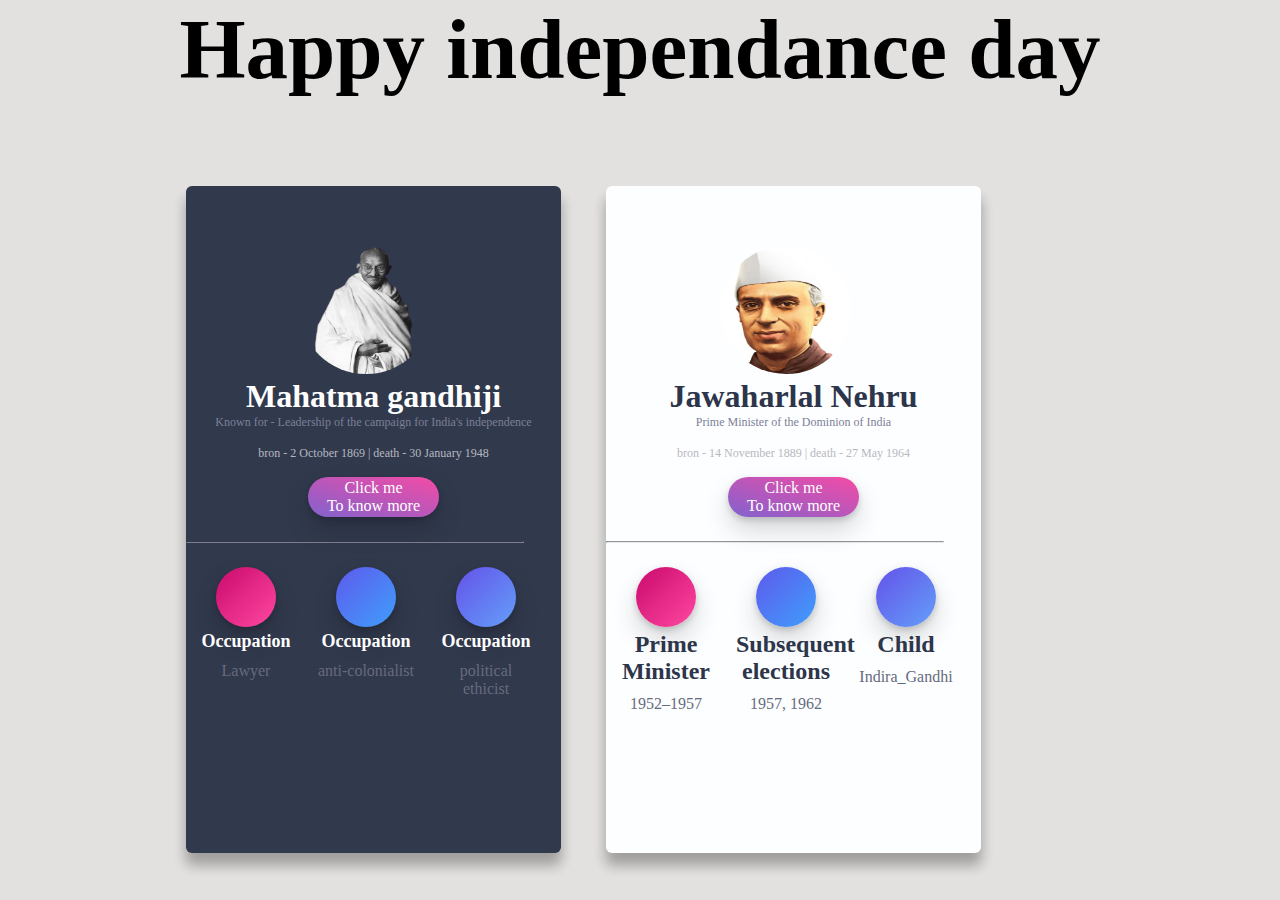
<file: independane_day/index.html>
<!DOCTYPE html>
<html lang="en">

<head>
    <title>Happy_independance_day</title>
    <link rel="stylesheet" href="style.css">
</head>

<body>
    <section class="spotlight">
        <h1 class="Indepnedanceday">Happy independance day</h1>
    </section>

    </br>
    </br>
    </br>
    </br>

    <div class="spot">
        <div class="container">
            <div class="grid-7 element-animation">
                <!--card-1-->
                <div class="card color-card">
                    <ul>
                        <li><i class="fas fa-arrow-left i-l w"></i></li>
                        <li><i class="fas fa-ellipsis-v i-r w"></i></li>
                        <li><i class="far fa-heart i-r w"></i></li>
                    </ul>
                    <img src="../independane_day/images/mahatma_gandhi.png" alt="profile-pic" class="profile">
                    <h1 class="title">Mahatma gandhiji</h1>
                    <p class="job-title">Known for - Leadership of the campaign for India's independence
                    </p>
                    <div class="desc top">
                        <p>bron - 2 October 1869 | death - 30 January 1948</p>
                    </div>
                    <a href="https://en.m.wikipedia.org/wiki/Mahatma_Gandhi" target="_blank"><button
                            class="btn color-a top">Click me</br>To
                            know more</button></a>

                    <hr>
                    <div class="container">
                        <div class="content">
                            <div class="grid-2">
                                <button class="color-b circule">
                                    <i class="fab fa-dribbble fa-2x"></i></button>
                                <h6 class="title">Occupation</h2>
                                    <p class="followers">Lawyer</p>
                            </div>
                            <div class="grid-2">
                                <button class="color-c circule"><i class="fab fa-behance fa-2x"></i></button>
                                <h6 class="title">Occupation</h2>
                                    <p class="followers">anti-colonialist</p>
                            </div>
                            <div class="grid-2">
                                <button class="color-d circule"><i class="fab fa-github-alt fa-2x"></i></button>
                                <h6 class="title">Occupation</h2>
                                    <p class="followers">political ethicist</p>
                            </div>
                        </div>
                    </div>
                </div>
            </div>

            <!--card-2-->

            <div class="grid-7 element-animation">
                <div class="card color-card-2">
                    <ul>
                        <li><i class="fas fa-arrow-left i-l b"></i></li>
                        <li><i class="fas fa-ellipsis-v i-r b"></i></li>
                        <li><i class="far fa-heart i-r b"></i></li>
                    </ul>
                    <img src="./images/Jawaharlal_Nehru.jpg" alt="profile-pic" class="profile">
                    <h1 class="title-2">Jawaharlal Nehru</h1>
                    <p class="job-title">Prime Minister of the Dominion of India</p>
                    <div class="desc top">
                        <p>bron - 14 November 1889 | death - 27 May 1964</p>
                    </div>
                    <a href="https://en.m.wikipedia.org/wiki/Jawaharlal_Nehru" target="_blank"><button
                            class="btn color-a top">Click me</br>To
                            know more</button></a>
                    <hr class="hr-2">
                    <div class="container">
                        <div class="content">
                            <div class="grid-2">
                                <button class="color-b circule"> <i class="fab fa-dribbble fa-2x"></i></button>
                                <h2 class="title-2">Prime Minister</h2>
                                <p class="followers">1952–1957</p>
                            </div>
                            <div class="grid-2">
                                <button class="color-c circule"><i class="fab fa-behance fa-2x"></i></button>
                                <h2 class="title-2">Subsequent elections</h2>
                                <p class="followers">1957, 1962</p>
                            </div>
                            <div class="grid-2">
                                <button class="color-d circule"><i class="fab fa-github-alt fa-2x"></i></button>
                                <h2 class="title-2">Child</h2>
                                <p class="followers">Indira_Gandhi</p>
                            </div>
                        </div>
                    </div>
                </div>
            </div>
        </div>
</body>

</html>
</file>
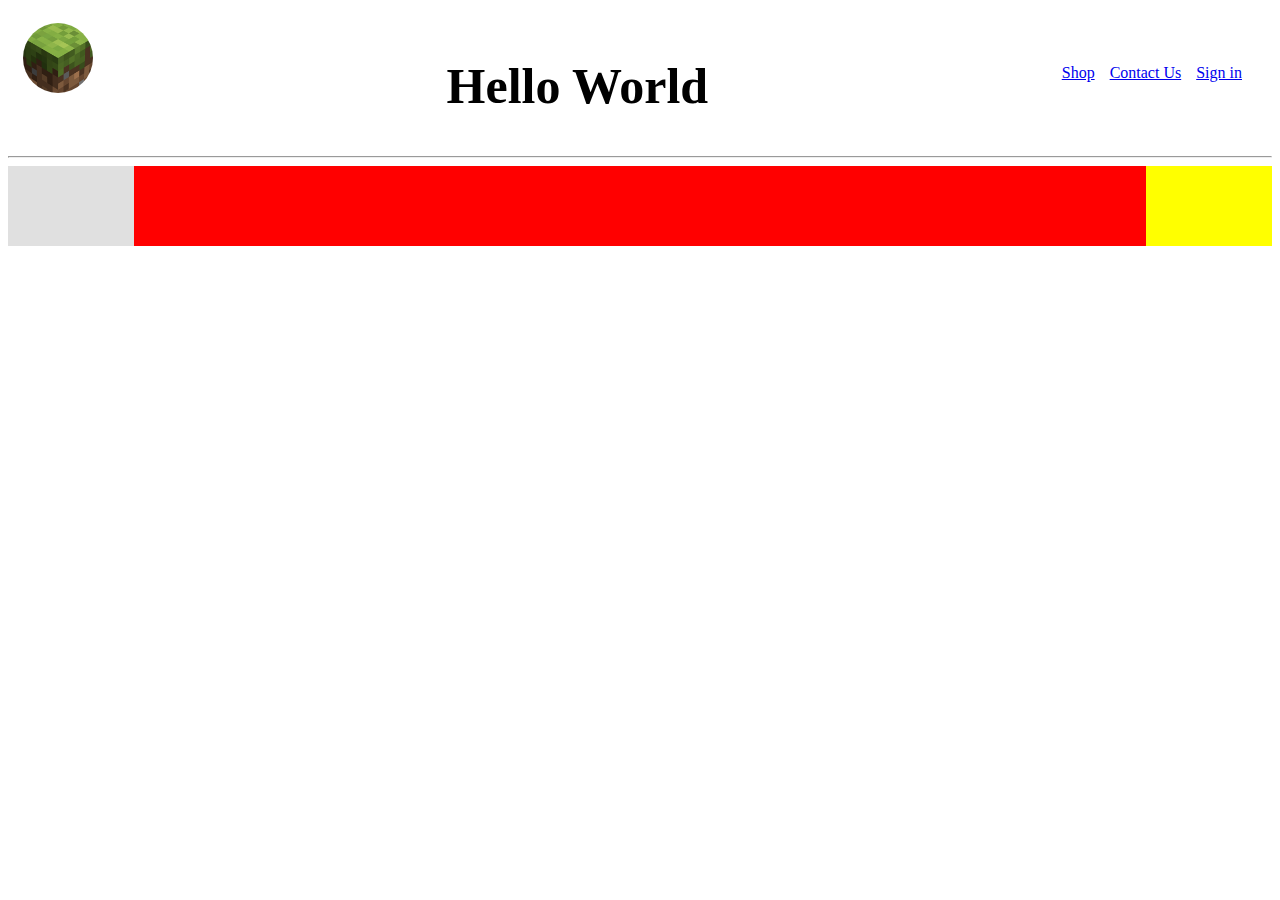
<file: IT_competion/Index.html>
<!DOCTYPE html>
<html lang="en">

<head>
    <title>Document</title>
    <link rel="stylesheet" href="index.css">
</head>

<body>
    <div class="spotlight">
        <div class="image">
            <img src="images/pack.png" alt="image">
        </div>
        <h1 class="heading">Hello World</h1>
        <ul>
            <li><a href="#">Shop</a></li>
            <li><a href="#">Contact Us</a></li>
            <li><a href="#">Sign in</a></li>
        </ul>
    </div>
    <hr class="line" />

    <div class="main_body">
        <div class="left"></div>
        <div class="middle"></div>
        <div class="right"></div>
    </div>

</body>

</html>
</file>
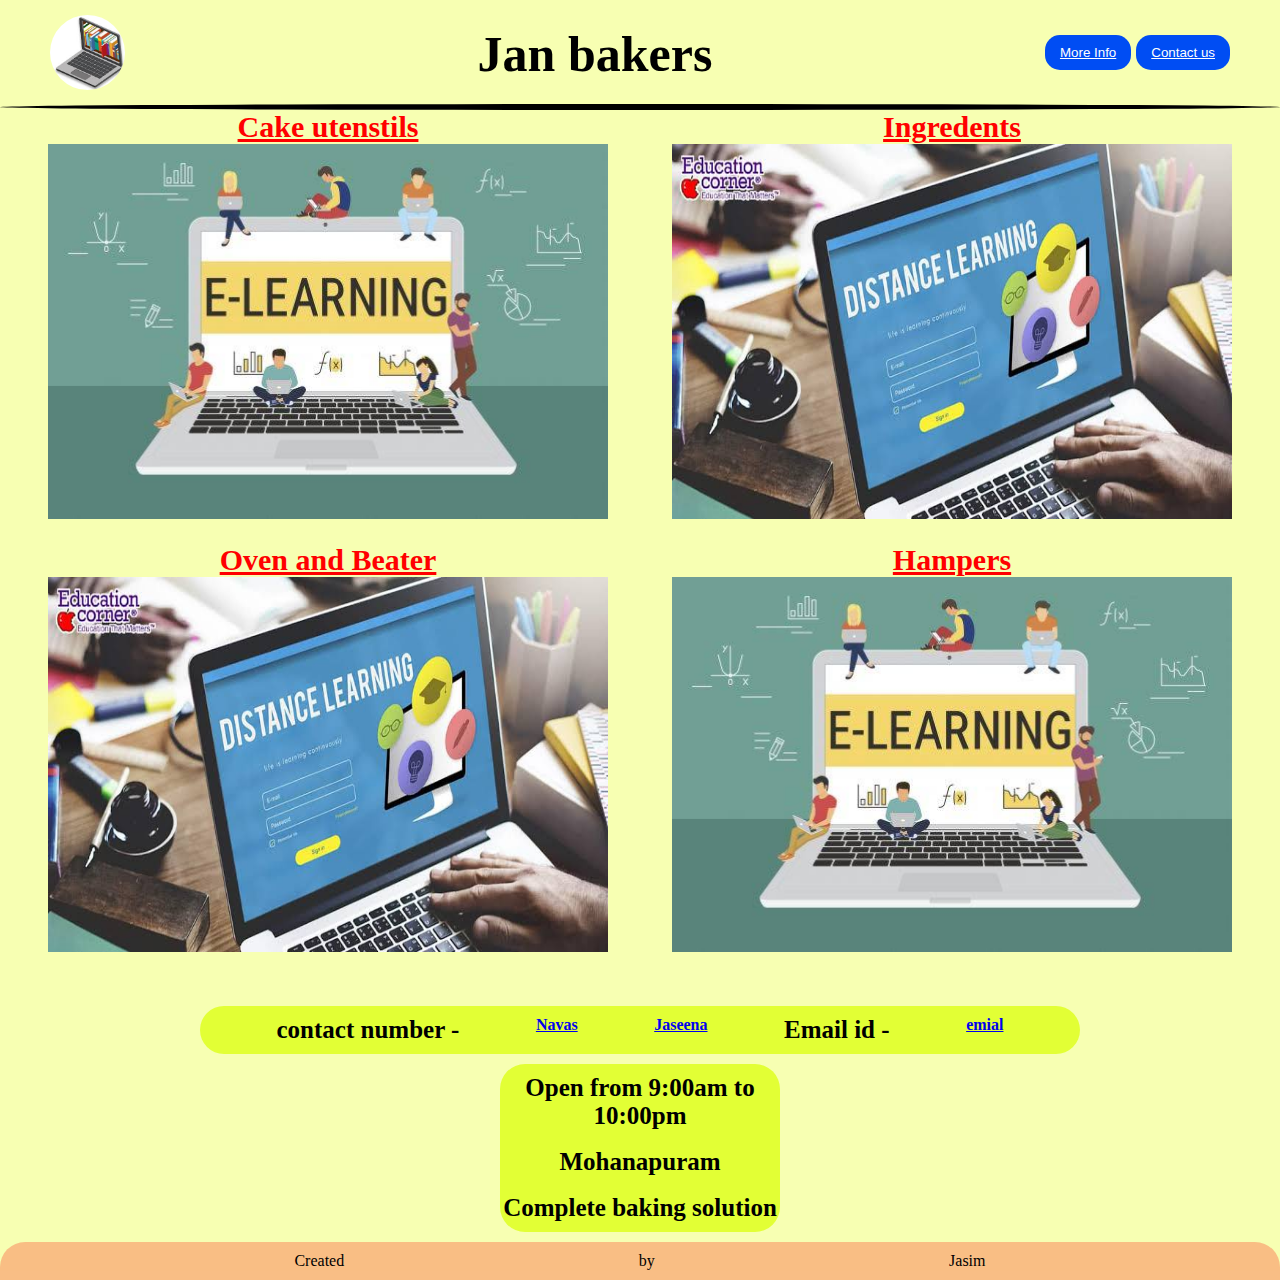
<file: Jan_bakers/index.html>
<!DOCTYPE html>
<html lang="en">

<head>
    <meta charset="UTF-8">
    <meta http-equiv="X-UA-Compatible" content="IE=edge">
    <meta name="viewport" content="width=device-width, initial-scale=1.0">
    <title>Jan_bakers</title>
    <link rel="shortcut icon" href="images/imageDs.jpeg" type="image/x-icon">
    <link rel="stylesheet" href="style.css" type="text/css">
</head>

<body>
    <header>
        <div class="spot">
            <div class="img">
                <img src="images/imageDs.jpeg" alt="logo" class="logo">
            </div>
            <h1 class="heading">Jan bakers</h1>
            <ul class="main">
                <li class="button"><button class="one"><a class="one" href="#Info">More Info</a></button></li>
                <li class="button"><button><a class="one" href="#contact">Contact us</a></button></li>
            </ul>
        </div>
        <hr class="line">
    </header>
    <div class="body">
        <ul class="container-1">
            <li class="one">
                <a class="main-content" href="#">
                    <h3 class="main-head-nav">Cake utenstils</h3>
                    <img class="same-1" src="images/imageGs.jpeg" alt="main-contents">
                </a>
            </li>
            <li class="two">
                <a class="main-content" href="#">
                    <h3 class="main-head-nav">Oven and Beater</h3>
                    <img class="same-2" src="images/imFages.jpeg" alt="main-contents">
                </a>
            </li>
        </ul>
        <ul class="container-2">
            <li class="three">
                <a class="main-content" href="#">
                    <h3 class="main-head-nav">Ingredents</h3>
                    <img class="same-2" src="images/imFages.jpeg" alt="main-contents">
                </a>
            </li>
            <li class="four">
                <a class="main-content" href="#">
                    <h3 class="main-head-nav">Hampers</h3>
                    <img class="same-1" src="images/imageGs.jpeg" alt="main-contents">
                </a>
            </li>

        </ul>
    </div>
    <a name="contact"></a>
    <ul class="contacts">
        <p><b>contact number - </b></p>
        <li class="contact"><a href="tel:+91 8606307152"><b>Navas</b></a></li>
        <li class="contact"><a href="tel:+91 8590599396"><b>Jaseena</b></a></li>
        <p><b>Email id - </b></p>
        <li class="contact"><a href="mailto:Janbakers@gmail.com"><b>emial</b></a></li>
    </ul>
    <a name="Info"></a>
    <ul class="info">
        <li class="info"><b>Open from 9:00am to 10:00pm</b></li>
        <br>
        <li class="info"><b>Mohanapuram</b></li>
        <br>
        <li class="info"><b>Complete baking solution</b></li>
    </ul>
    <footer>
        <ul class="foot">
            <li class="foot">Created</li>
            <li class="foot">by</li>
            <li class="foot">Jasim</li>
        </ul>
    </footer>
</body>

</html>
</file>
<file: independane_day/style.css>
* {
    padding: 0;
    margin: 0;
    box-sizing: border-box;
}

h1.Indepnedanceday {
    font-size: 85px;
}

/* test */

body {
    background-color: #31394D;
}

.color-card {
    background: #31394D;
}

.color-card-2 {
    background: #FDFEFF;
}

.title {
    color: #ffffff;
    font-family: roboto;
    /* weight: 300; */
}

.title-2 {
    color: #2D354A;
    font-family: roboto;
    /* weight: 300; */
}

.followers {
    color: #666B7D;
    font-family: 10px;
    margin-top: 10px;
    font-family: roboto;
    /* weight: 100; */
}

.job-title {
    color: #7C8097;
    font-size: 12px;
    /* weight: 100; */
    font-family: roboto;
}

.desc {
    font-size: 12px;
    margin-left: 65px;
    margin-right: 65px;
    color: #B7B8C0;
    text-align: center;
}


ul {
    list-style-type: none;
    margin: 0;
    padding: 0;
}


.i-l {
    float: left;
    margin-left: 16px;
    margin-top: 16px;
}

.i-r {
    float: right;
    margin-right: 16px;
    margin-top: 16px;
}

.w {
    color: #ffffff;
}

.b {
    color: #2F3B4B;
}

hr {
    border-color: #7C8097;
    width: 90%;
    margin-top: 24px;
    margin-bottom: 24px;
}

.hr-2 {
    border-color: #E4E8ED;
}


.content {
    display: center;
}

* {
    font-family: Roboto;
    -webkit-box-sizing: border-box;
    -moz-box-sizing: border-box;
    box-sizing: border-box;
}

.top {
    margin-top: 16px;
}

.color-a {
    background: linear-gradient(to top right, #8162CE, #F54BA5);
}

.color-b {
    background: linear-gradient(to bottom right, #C90A6D, #FF48A0);
}

.color-c {
    background: linear-gradient(to bottom right, #5E5AEC, #3F9EFC);
}

.color-d {
    background: linear-gradient(to bottom right, #6452E9, #639FF9);
}

.btn {
    border: none;
    height: 40px;
    color: #ffffff;
    width: 35%;
    font-size: 16px;
    border-radius: 30px;
    box-shadow: 0 13px 26px rgba(0, 0, 0, 0.16), 0 3px 6px rgba(0, 0, 0, 0.16);
}

.btn:hover {
    border: solid 1px #DA59B1;
    height: 40px;
    font-family: Roboto;
    color: #DA59B1;
    background: #ffffff;
    width: 35%;
    border-color: linear-gradient(to top right, #8162CE, #F54BA5);
    ;
    border-radius: 30px;
    box-shadow: 0 3px 6px rgba(0, 0, 0, 0.16), 0 3px 6px rgba(0, 0, 0, 0.16);
}

.circule {
    border-radius: 50%;
    border: none;
    height: 60px;
    width: 60px;
    color: #ffffff;
    box-shadow: 0 13px 26px rgba(0, 0, 0, 0.16), 0 3px 6px rgba(0, 0, 0, 0.16);

}

grid-2 .up {
    margin-top: 40px;
}

.img {
    width: 280px;
}

.container {
    width: 960px;
    margin: 0 auto;
    padding: 0px;
    position: relative;
}

.container:after,
.container:before {
    content: " ";
    display: table;
}

.container:after {
    clear: both;
}

.grid-1,
.grid-2,
.grid-3,
.grid-4,
.grid-5,
.grid-6,
.grid-7,
.grid-07,
.grid-8,
.grid-9,
.grid-10,
.grid-11,
.grid-12,
.grid-13,
.grid-14,
.grid-15,
.grid-16,
.grid-1-3 {
    float: left;
    margin-left: 10px;
    margin-right: 10px;
}

.grid-1 {
    width: 40px;
}

.grid-2 {
    width: 100px;
}

.grid-3 {
    width: 160px;
}

.grid-4 {
    width: 220px;
}

.grid-5 {
    width: 280px;
}

.grid-6 {
    width: 340px;
}

.grid-07 {
    width: 375px;
}

.grid-7 {
    width: 400px;
}

.grid-8 {
    width: 460px;
}

.grid-9 {
    width: 520px;
}

.grid-10 {
    width: 580px;
}

.grid-11 {
    width: 640px;
}

.grid-12 {
    width: 700px;
}

.grid-13 {
    width: 760px;
}

.grid-14 {
    width: 820px;
}

.grid-15 {
    width: 880px;
}

.grid-16 {
    width: 940px;
}

.grid-1-3 {
    width: 300px;
}



/*cards*/
h6.title {
    font-size: large;
}

h6.title-2 {
    font-size: medium;
}

div.sopt {
    display: flex;
}

body {
    background: #e2e1e0;
    text-align: center;
}

.card {
    border-radius: 6px;
    display: inline-block;
    height: 667px;
    margin: 1rem;
    position: relative;
    width: 375px;
    box-shadow: 0 12px 13px rgba(0, 0, 0, 0.16), 0 12px 13px rgba(0, 0, 0, 0.16);
    transition: all 0.3s cubic-bezier(.25, .8, .25, 1);
}

.card-1 {
    box-shadow: 0 1px 3px rgba(0, 0, 0, 0.12), 0 1px 2px rgba(0, 0, 0, 0.24);
    transition: all 0.3s cubic-bezier(.25, .8, .25, 1);
}

.card-1:hover {
    box-shadow: 0 14px 28px rgba(0, 0, 0, 0.25), 0 10px 10px rgba(0, 0, 0, 0.22);
}

.card-2 {
    box-shadow: 0 3px 6px rgba(0, 0, 0, 0.16), 0 3px 6px rgba(0, 0, 0, 0.23);
}

.card-3 {
    box-shadow: 0 10px 20px rgba(0, 0, 0, 0.19), 0 6px 6px rgba(0, 0, 0, 0.23);
}

.card-4 {
    box-shadow: 0 14px 28px rgba(0, 0, 0, 0.25), 0 10px 10px rgba(0, 0, 0, 0.22);
}

.card-5 {
    box-shadow: 0 19px 38px rgba(0, 0, 0, 0.15), 0 15px 12px rgba(0, 0, 0, 0.15);
}

.card-6 {
    -webkit-box-shadow: 10px 10px 44px 15px rgba(0, 0, 0, 0.14);
    -moz-box-shadow: 10px 10px 44px 15px rgba(0, 0, 0, 0.14);
    box-shadow: 10px 10px 44px 15px rgba(0, 0, 0, 0.14);
}




.card-elevation {
    /*sombra*/
    -moz-box-shadow: 7px 7px 5px 0px rgba(50, 50, 50, 0.25);
    -webkit-box-shadow: 7px 7px 5px 0px rgba(50, 50, 50, 0.25);
    box-shadow: 7px 7px 5px 0px rgba(50, 50, 50, 0.25);
    ;
}



.header {
    background: linear-gradient(to bottom right, #F762D2, #FF51A0);
    height: 250px;
}


.profile {
    border-radius: 100%;
    margin-top: 60px;
    width: 132px;
    height: 128px;
}

.center {
    display: block;
    margin-left: auto;
    margin-right: auto
}


.element-animation {
    animation: animationFrames ease 2s;
    animation-iteration-count: 2;
    transform-origin: 50% 50%;
    animation-fill-mode: forwards;
    /*when the spec is finished*/
    -webkit-animation: animationFrames ease 1.5s;
    -webkit-animation-iteration-count: 1;
    -webkit-transform-origin: 50% 50%;
    -webkit-animation-fill-mode: forwards;
    /*Chrome 16+, Safari 4+*/
}


@keyframes animationFrames {
    0% {
        opacity: 0;
        transform: translate(-1500px, 0px);
    }

    60% {
        opacity: 1;
        transform: translate(30px, 0px);
    }

    80% {
        transform: translate(-10px, 0px);
    }

    100% {
        opacity: 1;
        transform: translate(0px, 0px);
    }
}

@-webkit-keyframes animationFrames {
    0% {
        opacity: 0;
        -webkit-transform: translate(-1500px, 0px);
    }

    60% {
        opacity: 1;
        -webkit-transform: translate(30px, 0px);
    }

    80% {
        -webkit-transform: translate(-10px, 0px);
    }

    100% {
        opacity: 1;
        -webkit-transform: translate(0px, 0px);
    }
}
</file>
<file: IT_competion/index.css>
* {
    padding: 0;
    list-style: none;
}

div.spotlight {
    display: flex;
    justify-content: space-between;
    padding: 15px;
    padding-bottom: 0;
    size: 50px;
}

div.spotlight div.image img {
    border-radius: 100px;
    height: 70px;
    width: 70px;
}

div.spotlight h1.heading {
    font-size: 50px;

}

div.spotlight ul {
    display: flex;
}

div.spotlight ul li {
    padding-top: 25px;
    padding-right: 15px;
}

div.spotlight hr.line {
    background: black;
    width: 1070px;
}

div.main_body {
    display: flex;
}

div.main_body div.left {
    width: 10%;
    height: 80px;
    background-color: rgba(92, 92, 92, 0.192);
}

div.main_body div.middle {
    width: 80%;
    height: 80px;
    background-color: red;
}

div.main_body div.right {
    width: 10%;
    height: 80px;
    background-color: yellow;
}
</file>
<file: Jan_bakers/style.css>
* {
    border: 0;
    padding: 0;
    margin: 0;
    list-style: none;
    box-sizing: border-box;
}

body {
    background-color: rgba(229, 255, 0, 0.301);
}

h1.heading {
    margin-left: 20px;
    margin-top: 15px;
    font-size: 50px;
}

div.spot ul.main {
    display: flex;
}

a.one {
    color: white;
}

button {
    margin-top: 25px;
    padding: 10px 15px;
    background-color: rgb(0, 77, 243);
    border-radius: 15px;
}

button.one {
    margin-right: 5px;
}

div.spot {
    display: flex;
    justify-content: space-between;
    margin: 10px 50px;
}

div.spot div.img img.logo {
    width: 75px;
    height: 75px;
    border-radius: 50%;
    margin-top: 5px;
}

hr.line {
    border: 3px solid black;
    border-radius: 50%;
    width: 100%;
}


img.same-1 {
    width: 560px;
    height: 375px;
}

img.same-2 {
    width: 560px;
    height: 375px;
}

div.body {
    display: flex;
    justify-content: center;
    margin-bottom: 50px;
}

ul.container-1 {
    margin-right: 5%;
    text-align: center;
}

ul.container-2 {
    text-align: center;
}

li.one {
    margin-bottom: 20px;
}

li.two {
    font: 100;
}

li.three {
    margin-bottom: 20px;
}

li.four {
    font: 100;
}

h3.main-head-nav {
    font-size: 30px;
}

a.main-content {
    color: red;
}

li.info {
    font-size: 25px;
}

ul.contacts p {
    font-size: 25px;
}

ul.contacts {
    display: flex;
    justify-content: space-evenly;
    padding: 10px 0;
    background-color: rgba(217, 255, 0, 0.700);
    border-radius: 25px;
    margin-top: 10px;
    margin: 10px 200px 0 200px;
}

ul.info {
    text-align: center;
    justify-content: space-evenly;
    padding: 10px 0;
    background-color: rgba(217, 255, 0, 0.700);
    border-radius: 25px;
    margin-top: 10px;
    margin: 10px 500px 0 500px;
}

ul.foot {
    display: flex;
    justify-content: space-evenly;
    padding: 10px 0;
    background-color: rgba(255, 0, 0, 0.253);
    border-radius: 25px 25px 0 0;
    margin-top: 10px;
}

@media screen and (max-width=400px) {
    div.spot {
        justify-content: center;
        width: 600px;
    }
}
</file>
